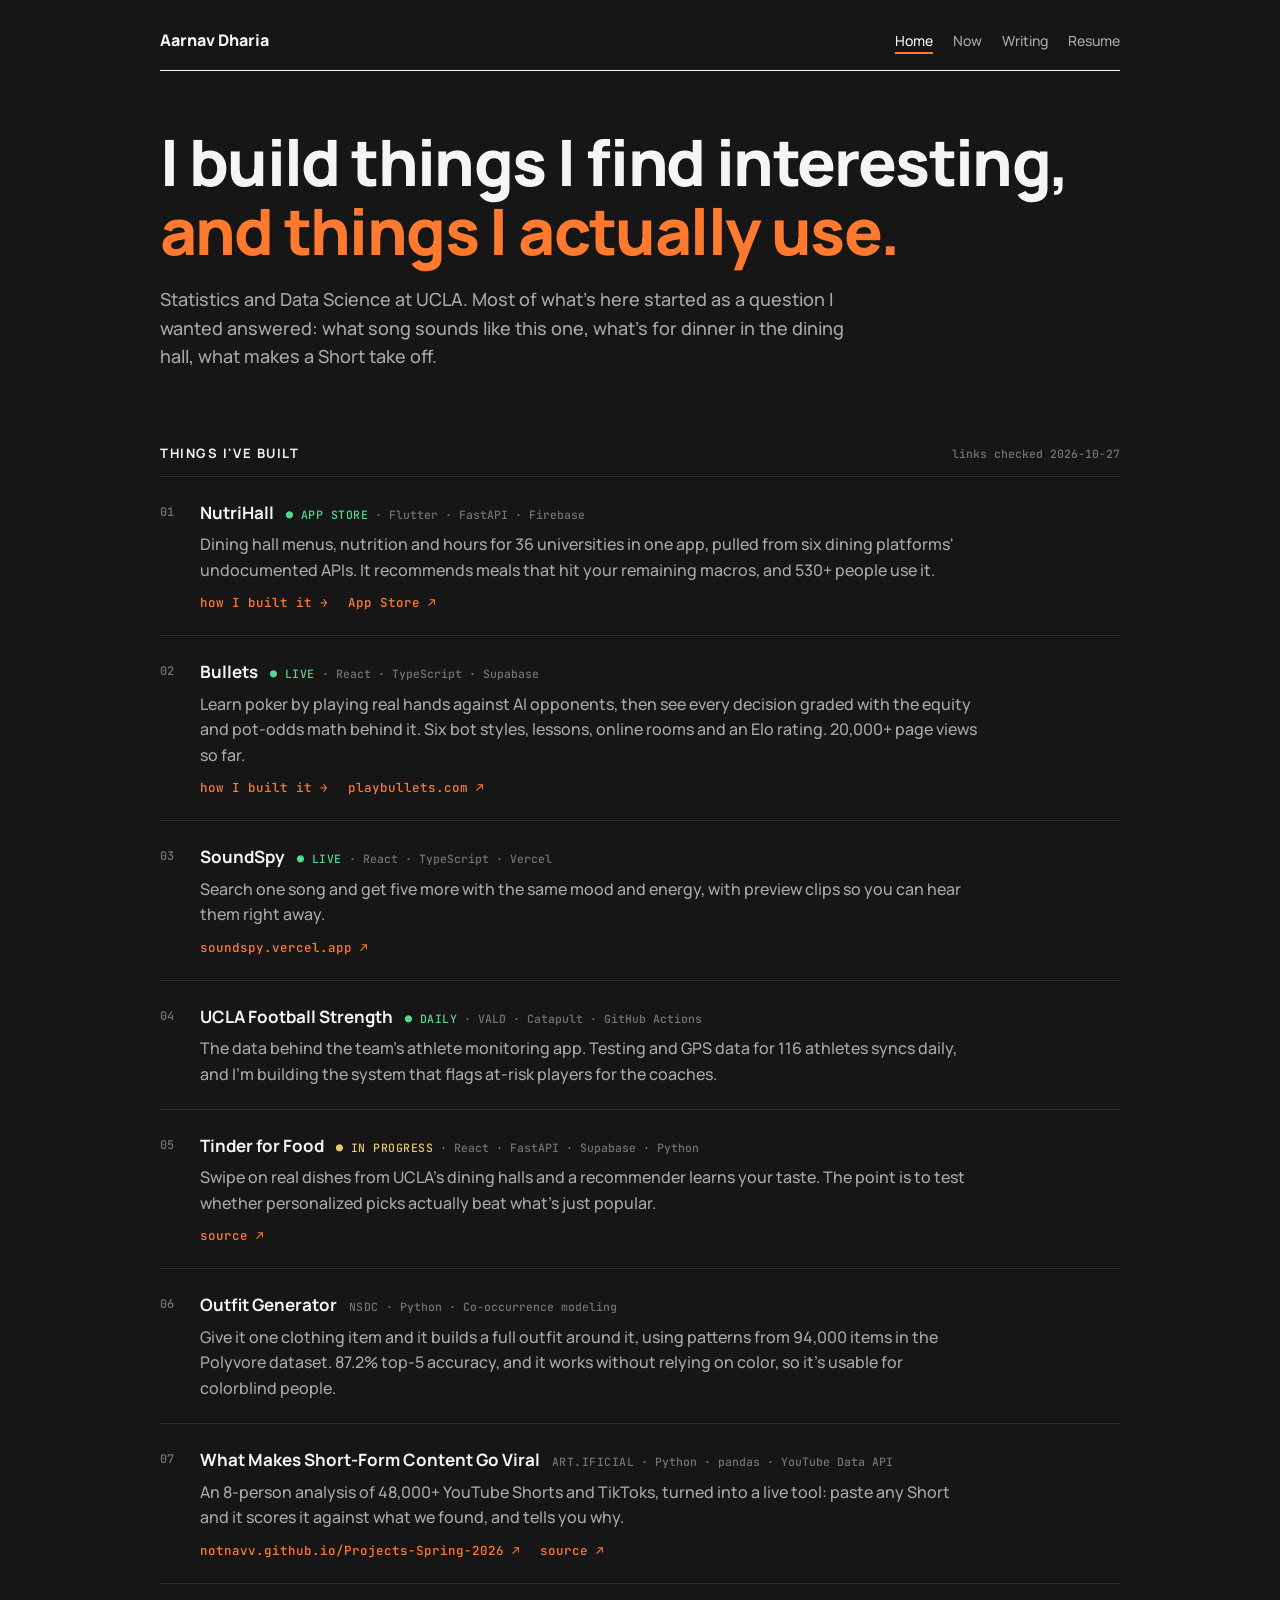
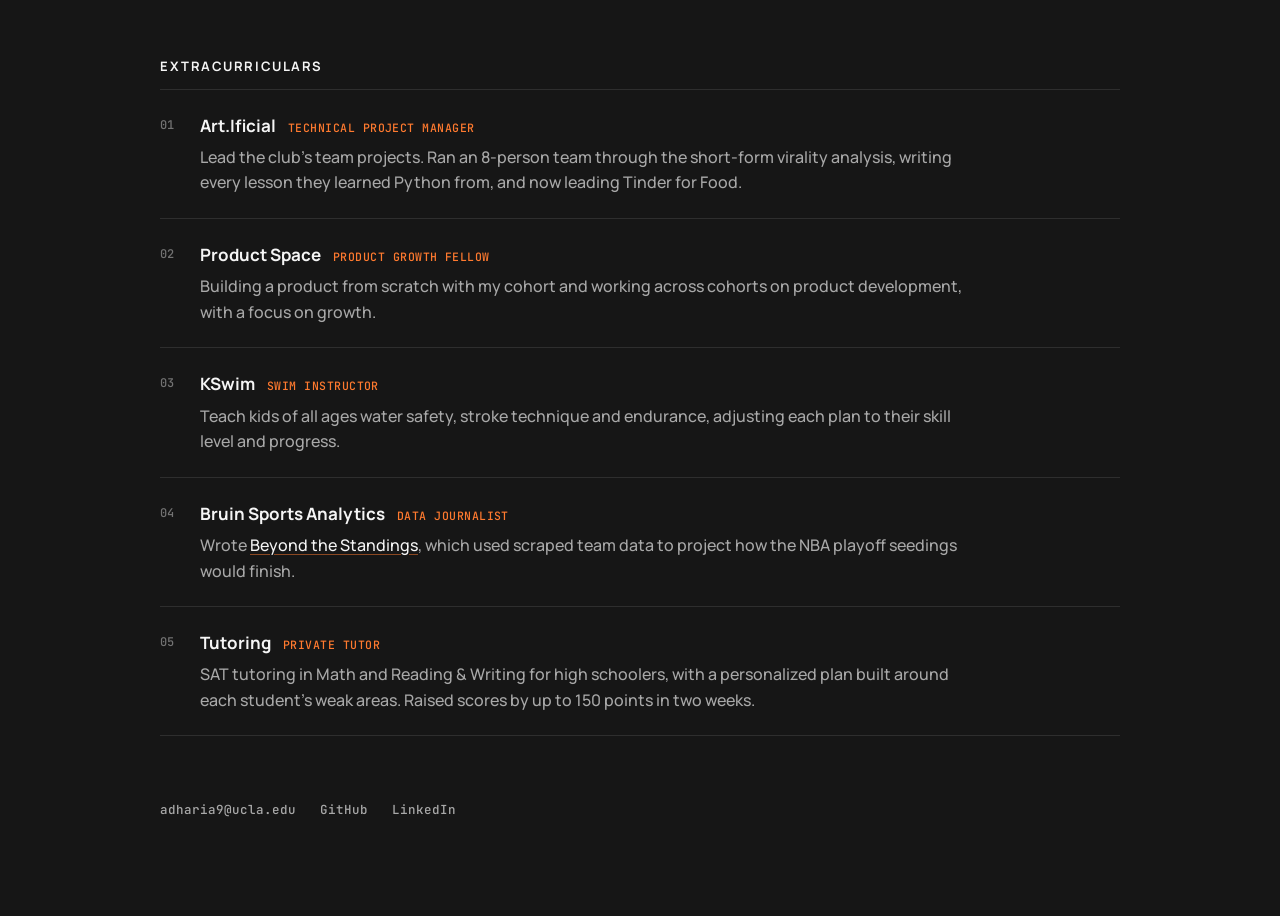
<file: index.html>
<!doctype html>
<html lang="en">
<head>
<meta charset="utf-8">
<meta name="viewport" content="width=device-width, initial-scale=1">
<title>Aarnav Dharia</title>
<meta name="description" content="Aarnav Dharia — Statistics and Data Science at UCLA. Things I've built because they interested me and helped someone.">
<meta name="theme-color" content="#161616">
<link rel="preconnect" href="https://fonts.googleapis.com">
<link rel="preconnect" href="https://fonts.gstatic.com" crossorigin>
<link href="https://fonts.googleapis.com/css2?family=Manrope:wght@400;500;600;700;800&family=JetBrains+Mono:wght@400;500&display=swap" rel="stylesheet">
<link rel="stylesheet" href="style.css">
</head>
<body>
<div class="wrap">

  <header>
    <a class="name" href="index.html">Aarnav Dharia</a>
    <nav>
      <a href="index.html" aria-current="page">Home</a>
      <a href="now.html">Now</a>
      <a href="writing.html">Writing</a>
      <a href="resume.html">Resume</a>
    </nav>
  </header>

  <div class="hero">
    <h1>I build things I find interesting, <span>and things I actually use.</span></h1>
    <p>Statistics and Data Science at UCLA. Most of what's here started as a question I wanted answered: what song sounds like this one, what's for dinner in the dining hall, what makes a Short take off.</p>
  </div>

  <section id="work">
  <div class="sec"><h2>Things I've built</h2><span>links checked 2026-10-27</span></div>

  <article class="item">
    <div class="num">01</div>
    <div>
      <div class="top"><h3><a href="nutrihall.html">NutriHall</a></h3><span class="meta"><span class="status live">App Store</span> · Flutter · FastAPI · Firebase</span></div>
      <p>Dining hall menus, nutrition and hours for 36 universities in one app, pulled from six dining platforms' undocumented APIs. It recommends meals that hit your remaining macros, and 530+ people use it.</p>
      <div class="links"><a href="nutrihall.html">how I built it →</a><a href="https://apps.apple.com/ng/app/nutrihall/id6760919610">App Store ↗</a></div>
    </div>
  </article>

  <article class="item">
    <div class="num">02</div>
    <div>
      <div class="top"><h3><a href="bullets.html">Bullets</a></h3><span class="meta"><span class="status live">Live</span> · React · TypeScript · Supabase</span></div>
      <p>Learn poker by playing real hands against AI opponents, then see every decision graded with the equity and pot-odds math behind it. Six bot styles, lessons, online rooms and an Elo rating. 20,000+ page views so far.</p>
      <div class="links"><a href="bullets.html">how I built it →</a><a href="https://www.playbullets.com">playbullets.com ↗</a></div>
    </div>
  </article>

  <article class="item">
    <div class="num">03</div>
    <div>
      <div class="top"><h3>SoundSpy</h3><span class="meta"><span class="status live">Live</span> · React · TypeScript · Vercel</span></div>
      <p>Search one song and get five more with the same mood and energy, with preview clips so you can hear them right away.</p>
      <div class="links"><a href="https://soundspy.vercel.app/">soundspy.vercel.app ↗</a></div>
    </div>
  </article>

  <article class="item">
    <div class="num">04</div>
    <div>
      <div class="top"><h3>UCLA Football Strength</h3><span class="meta"><span class="status live">Daily</span> · VALD · Catapult · GitHub Actions</span></div>
      <p>The data behind the team's athlete monitoring app. Testing and GPS data for 116 athletes syncs daily, and I'm building the system that flags at-risk players for the coaches.</p>
    </div>
  </article>

  <article class="item">
    <div class="num">05</div>
    <div>
      <div class="top"><h3>Tinder for Food</h3><span class="meta"><span class="status wip">In progress</span> · React · FastAPI · Supabase · Python</span></div>
      <p>Swipe on real dishes from UCLA's dining halls and a recommender learns your taste. The point is to test whether personalized picks actually beat what's just popular.</p>
      <div class="links"><a href="https://github.com/notnavv/Tinder-for-Food">source ↗</a></div>
    </div>
  </article>

  <article class="item">
    <div class="num">06</div>
    <div>
      <div class="top"><h3>Outfit Generator</h3><span class="meta"><span class="status">NSDC</span> · Python · Co-occurrence modeling</span></div>
      <p>Give it one clothing item and it builds a full outfit around it, using patterns from 94,000 items in the Polyvore dataset. 87.2% top-5 accuracy, and it works without relying on color, so it's usable for colorblind people.</p>
    </div>
  </article>

  <article class="item">
    <div class="num">07</div>
    <div>
      <div class="top"><h3>What Makes Short-Form Content Go Viral</h3><span class="meta"><span class="status">Art.Ificial</span> · Python · pandas · YouTube Data API</span></div>
      <p>An 8-person analysis of 48,000+ YouTube Shorts and TikToks, turned into a live tool: paste any Short and it scores it against what we found, and tells you why.</p>
      <div class="links"><a href="https://notnavv.github.io/Projects-Spring-2026/">notnavv.github.io/Projects-Spring-2026 ↗</a><a href="https://github.com/notnavv/Projects-Spring-2026">source ↗</a></div>
    </div>
  </article>

  </section>

  <section id="extracurriculars">
  <div class="sec"><h2>Extracurriculars</h2></div>

  <article class="item">
    <div class="num">01</div>
    <div>
      <div class="top"><h3>Art.Ificial</h3><span class="role">Technical Project Manager</span></div>
      <p>Lead the club's team projects. Ran an 8-person team through the short-form virality analysis, writing every lesson they learned Python from, and now leading Tinder for Food.</p>
    </div>
  </article>

  <article class="item">
    <div class="num">02</div>
    <div>
      <div class="top"><h3>Product Space</h3><span class="role">Product Growth Fellow</span></div>
      <p>Building a product from scratch with my cohort and working across cohorts on product development, with a focus on growth.</p>
    </div>
  </article>

  <article class="item">
    <div class="num">03</div>
    <div>
      <div class="top"><h3>KSwim</h3><span class="role">Swim Instructor</span></div>
      <p>Teach kids of all ages water safety, stroke technique and endurance, adjusting each plan to their skill level and progress.</p>
    </div>
  </article>

  <article class="item">
    <div class="num">04</div>
    <div>
      <div class="top"><h3>Bruin Sports Analytics</h3><span class="role">Data Journalist</span></div>
      <p>Wrote <a href="https://www.bruinsportsanalytics.org/journalism/beyond-the-standings-using-data-to-predict-the-nba-playoff-race">Beyond the Standings</a>, which used scraped team data to project how the NBA playoff seedings would finish.</p>
    </div>
  </article>

  <article class="item">
    <div class="num">05</div>
    <div>
      <div class="top"><h3>Tutoring</h3><span class="role">Private Tutor</span></div>
      <p>SAT tutoring in Math and Reading &amp; Writing for high schoolers, with a personalized plan built around each student's weak areas. Raised scores by up to 150 points in two weeks.</p>
    </div>
  </article>

  </section>

  <footer>
    <a href="mailto:adharia9@ucla.edu">adharia9@ucla.edu</a>
    <a href="https://github.com/notnavv">GitHub</a>
    <a href="https://www.linkedin.com/in/aarnavdharia">LinkedIn</a>
  </footer>

</div>
</body>
</html>
</file>
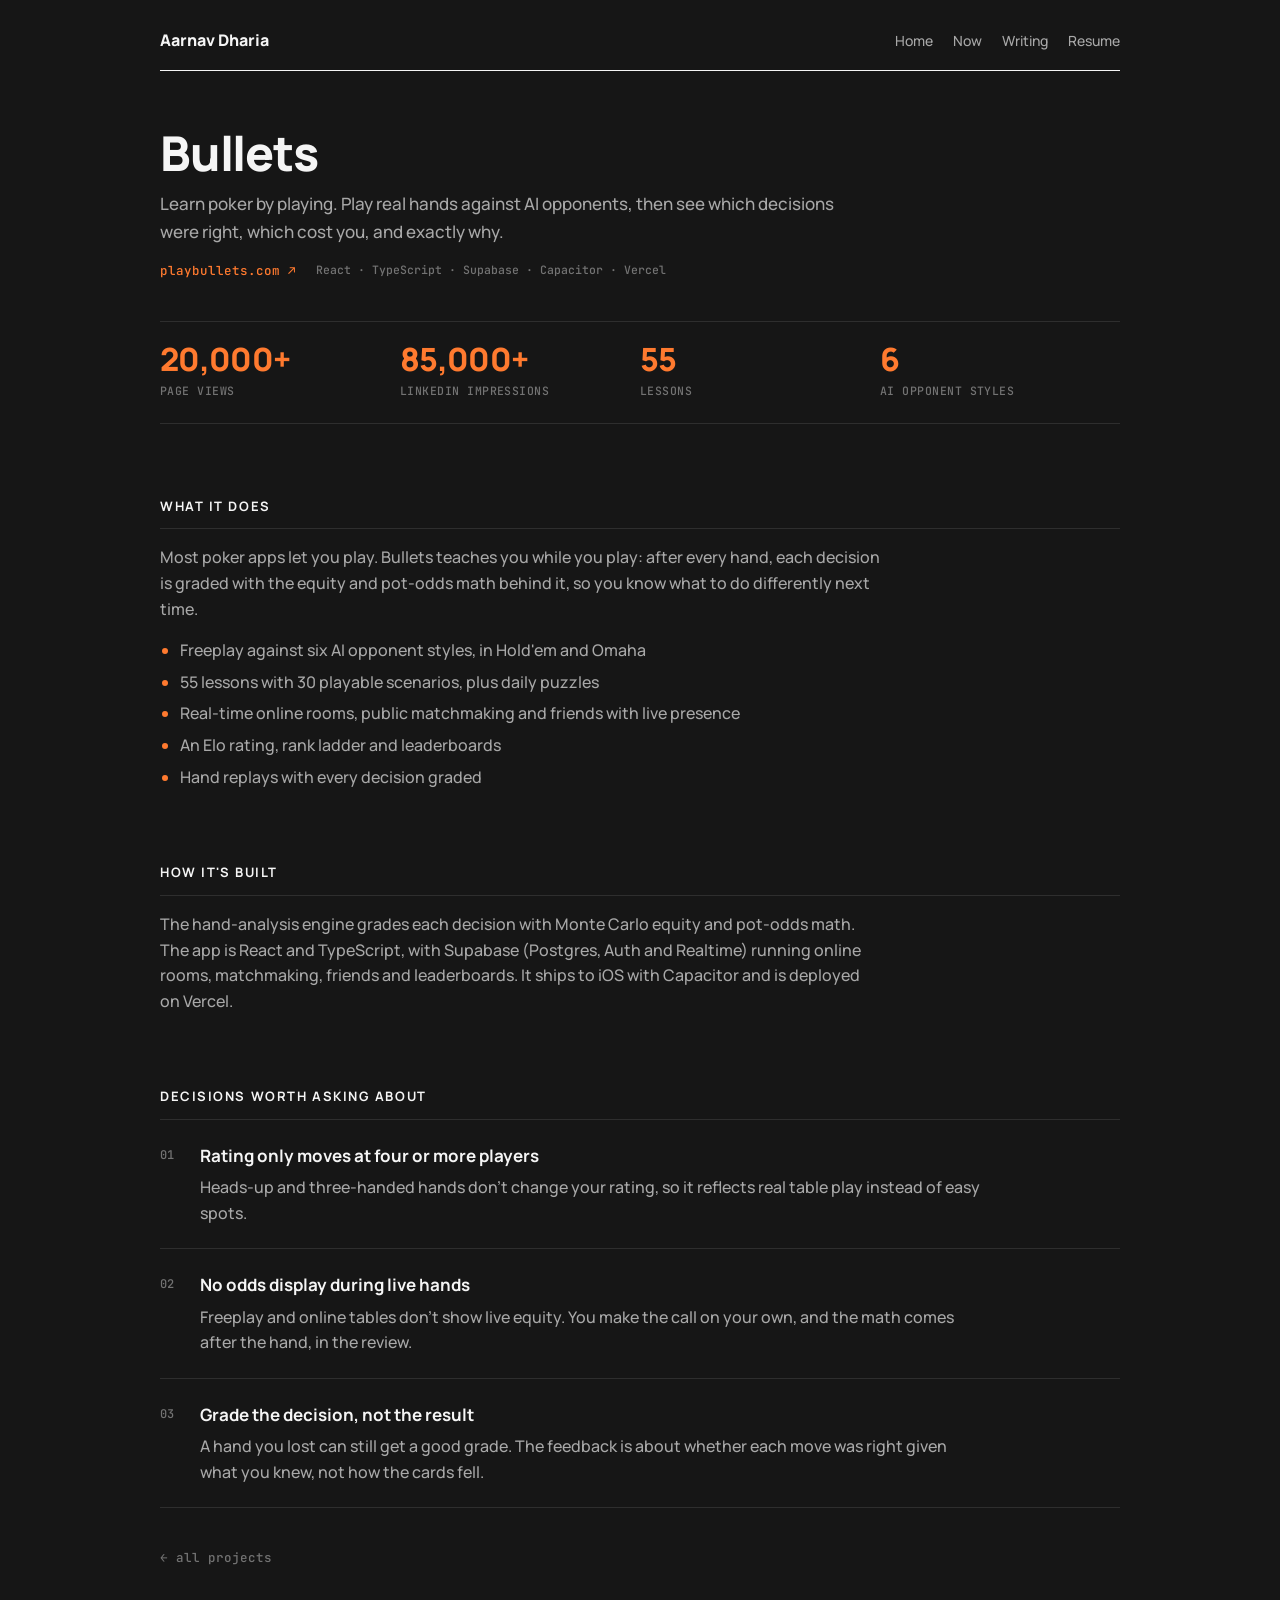
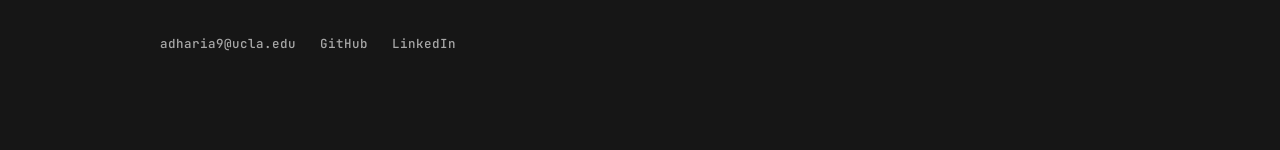
<file: bullets.html>
<!doctype html>
<html lang="en">
<head>
<meta charset="utf-8">
<meta name="viewport" content="width=device-width, initial-scale=1">
<title>Bullets · Aarnav Dharia</title>
<meta name="description" content="Aarnav Dharia — Statistics and Data Science at UCLA. Things I've built because they interested me and helped someone.">
<meta name="theme-color" content="#161616">
<link rel="preconnect" href="https://fonts.googleapis.com">
<link rel="preconnect" href="https://fonts.gstatic.com" crossorigin>
<link href="https://fonts.googleapis.com/css2?family=Manrope:wght@400;500;600;700;800&family=JetBrains+Mono:wght@400;500&display=swap" rel="stylesheet">
<link rel="stylesheet" href="style.css">
</head>
<body>
<div class="wrap">

  <header>
    <a class="name" href="index.html">Aarnav Dharia</a>
    <nav>
      <a href="index.html">Home</a>
      <a href="now.html">Now</a>
      <a href="writing.html">Writing</a>
      <a href="resume.html">Resume</a>
    </nav>
  </header>

  <div class="page-title">
    <h1>Bullets</h1>
    <p>Learn poker by playing. Play real hands against AI opponents, then see which decisions were right, which cost you, and exactly why.</p>
  </div>
  <div class="links"><a href="https://www.playbullets.com">playbullets.com ↗</a><span class="meta">React · TypeScript · Supabase · Capacitor · Vercel</span></div>

  <div class="stats">
    <div><strong>20,000+</strong><span>page views</span></div>
    <div><strong>85,000+</strong><span>LinkedIn impressions</span></div>
    <div><strong>55</strong><span>lessons</span></div>
    <div><strong>6</strong><span>AI opponent styles</span></div>
  </div>

  <section>
  <div class="sec"><h2>What it does</h2></div>
  <div class="prose">
    <p>Most poker apps let you play. Bullets teaches you while you play: after every hand, each decision is graded with the equity and pot-odds math behind it, so you know what to do differently next time.</p>
    <ul>
      <li>Freeplay against six AI opponent styles, in Hold'em and Omaha</li>
      <li>55 lessons with 30 playable scenarios, plus daily puzzles</li>
      <li>Real-time online rooms, public matchmaking and friends with live presence</li>
      <li>An Elo rating, rank ladder and leaderboards</li>
      <li>Hand replays with every decision graded</li>
    </ul>
  </div>
  </section>

  <section>
  <div class="sec"><h2>How it's built</h2></div>
  <div class="prose">
    <p>The hand-analysis engine grades each decision with Monte Carlo equity and pot-odds math. The app is React and TypeScript, with Supabase (Postgres, Auth and Realtime) running online rooms, matchmaking, friends and leaderboards. It ships to iOS with Capacitor and is deployed on Vercel.</p>
  </div>
  </section>

  <section>
  <div class="sec"><h2>Decisions worth asking about</h2></div>
  <article class="item">
    <div class="num">01</div>
    <div>
      <div class="top"><h3>Rating only moves at four or more players</h3></div>
      <p>Heads-up and three-handed hands don't change your rating, so it reflects real table play instead of easy spots.</p>
    </div>
  </article>

  <article class="item">
    <div class="num">02</div>
    <div>
      <div class="top"><h3>No odds display during live hands</h3></div>
      <p>Freeplay and online tables don't show live equity. You make the call on your own, and the math comes after the hand, in the review.</p>
    </div>
  </article>

  <article class="item">
    <div class="num">03</div>
    <div>
      <div class="top"><h3>Grade the decision, not the result</h3></div>
      <p>A hand you lost can still get a good grade. The feedback is about whether each move was right given what you knew, not how the cards fell.</p>
    </div>
  </article>

  </section>

  <a class="back" href="index.html">← all projects</a>

  <footer>
    <a href="mailto:adharia9@ucla.edu">adharia9@ucla.edu</a>
    <a href="https://github.com/notnavv">GitHub</a>
    <a href="https://www.linkedin.com/in/aarnavdharia">LinkedIn</a>
  </footer>

</div>
</body>
</html>
</file>
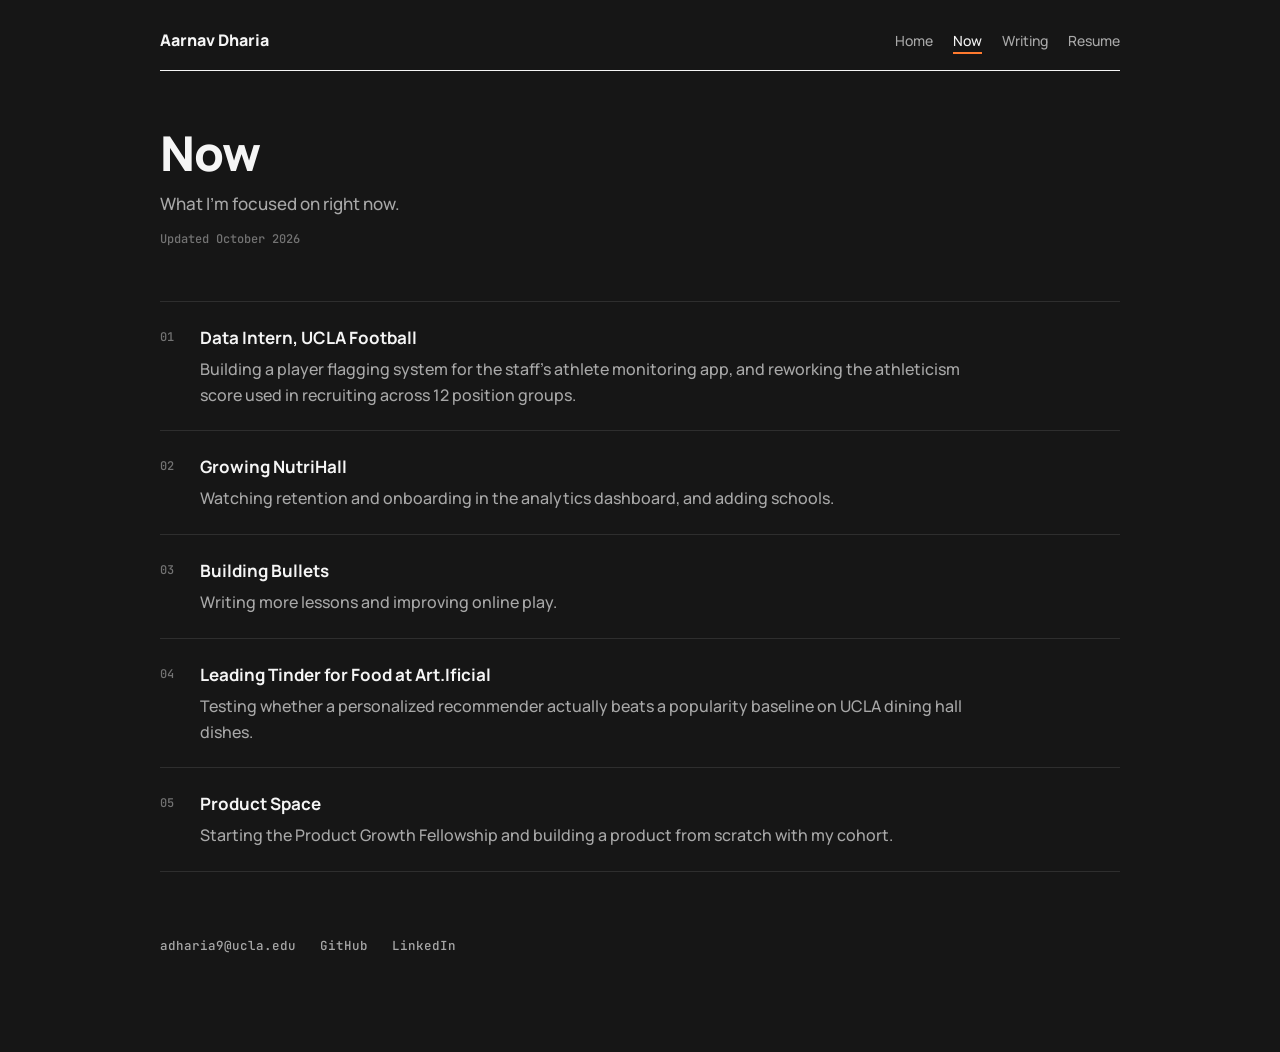
<file: now.html>
<!doctype html>
<html lang="en">
<head>
<meta charset="utf-8">
<meta name="viewport" content="width=device-width, initial-scale=1">
<title>Now · Aarnav Dharia</title>
<meta name="description" content="Aarnav Dharia — Statistics and Data Science at UCLA. Things I've built because they interested me and helped someone.">
<meta name="theme-color" content="#161616">
<link rel="preconnect" href="https://fonts.googleapis.com">
<link rel="preconnect" href="https://fonts.gstatic.com" crossorigin>
<link href="https://fonts.googleapis.com/css2?family=Manrope:wght@400;500;600;700;800&family=JetBrains+Mono:wght@400;500&display=swap" rel="stylesheet">
<link rel="stylesheet" href="style.css">
</head>
<body>
<div class="wrap">

  <header>
    <a class="name" href="index.html">Aarnav Dharia</a>
    <nav>
      <a href="index.html">Home</a>
      <a href="now.html" aria-current="page">Now</a>
      <a href="writing.html">Writing</a>
      <a href="resume.html">Resume</a>
    </nav>
  </header>

  <div class="page-title">
    <h1>Now</h1>
    <p>What I'm focused on right now.</p>
    <p class="updated">Updated October 2026</p>
  </div>

  <section>
  <div class="sec"></div>
  <article class="item">
    <div class="num">01</div>
    <div>
      <div class="top"><h3>Data Intern, UCLA Football</h3></div>
      <p>Building a player flagging system for the staff's athlete monitoring app, and reworking the athleticism score used in recruiting across 12 position groups.</p>
    </div>
  </article>

  <article class="item">
    <div class="num">02</div>
    <div>
      <div class="top"><h3>Growing NutriHall</h3></div>
      <p>Watching retention and onboarding in the analytics dashboard, and adding schools.</p>
    </div>
  </article>

  <article class="item">
    <div class="num">03</div>
    <div>
      <div class="top"><h3>Building Bullets</h3></div>
      <p>Writing more lessons and improving online play.</p>
    </div>
  </article>

  <article class="item">
    <div class="num">04</div>
    <div>
      <div class="top"><h3>Leading Tinder for Food at Art.Ificial</h3></div>
      <p>Testing whether a personalized recommender actually beats a popularity baseline on UCLA dining hall dishes.</p>
    </div>
  </article>

  <article class="item">
    <div class="num">05</div>
    <div>
      <div class="top"><h3>Product Space</h3></div>
      <p>Starting the Product Growth Fellowship and building a product from scratch with my cohort.</p>
    </div>
  </article>

  </section>

  <footer>
    <a href="mailto:adharia9@ucla.edu">adharia9@ucla.edu</a>
    <a href="https://github.com/notnavv">GitHub</a>
    <a href="https://www.linkedin.com/in/aarnavdharia">LinkedIn</a>
  </footer>

</div>
</body>
</html>
</file>
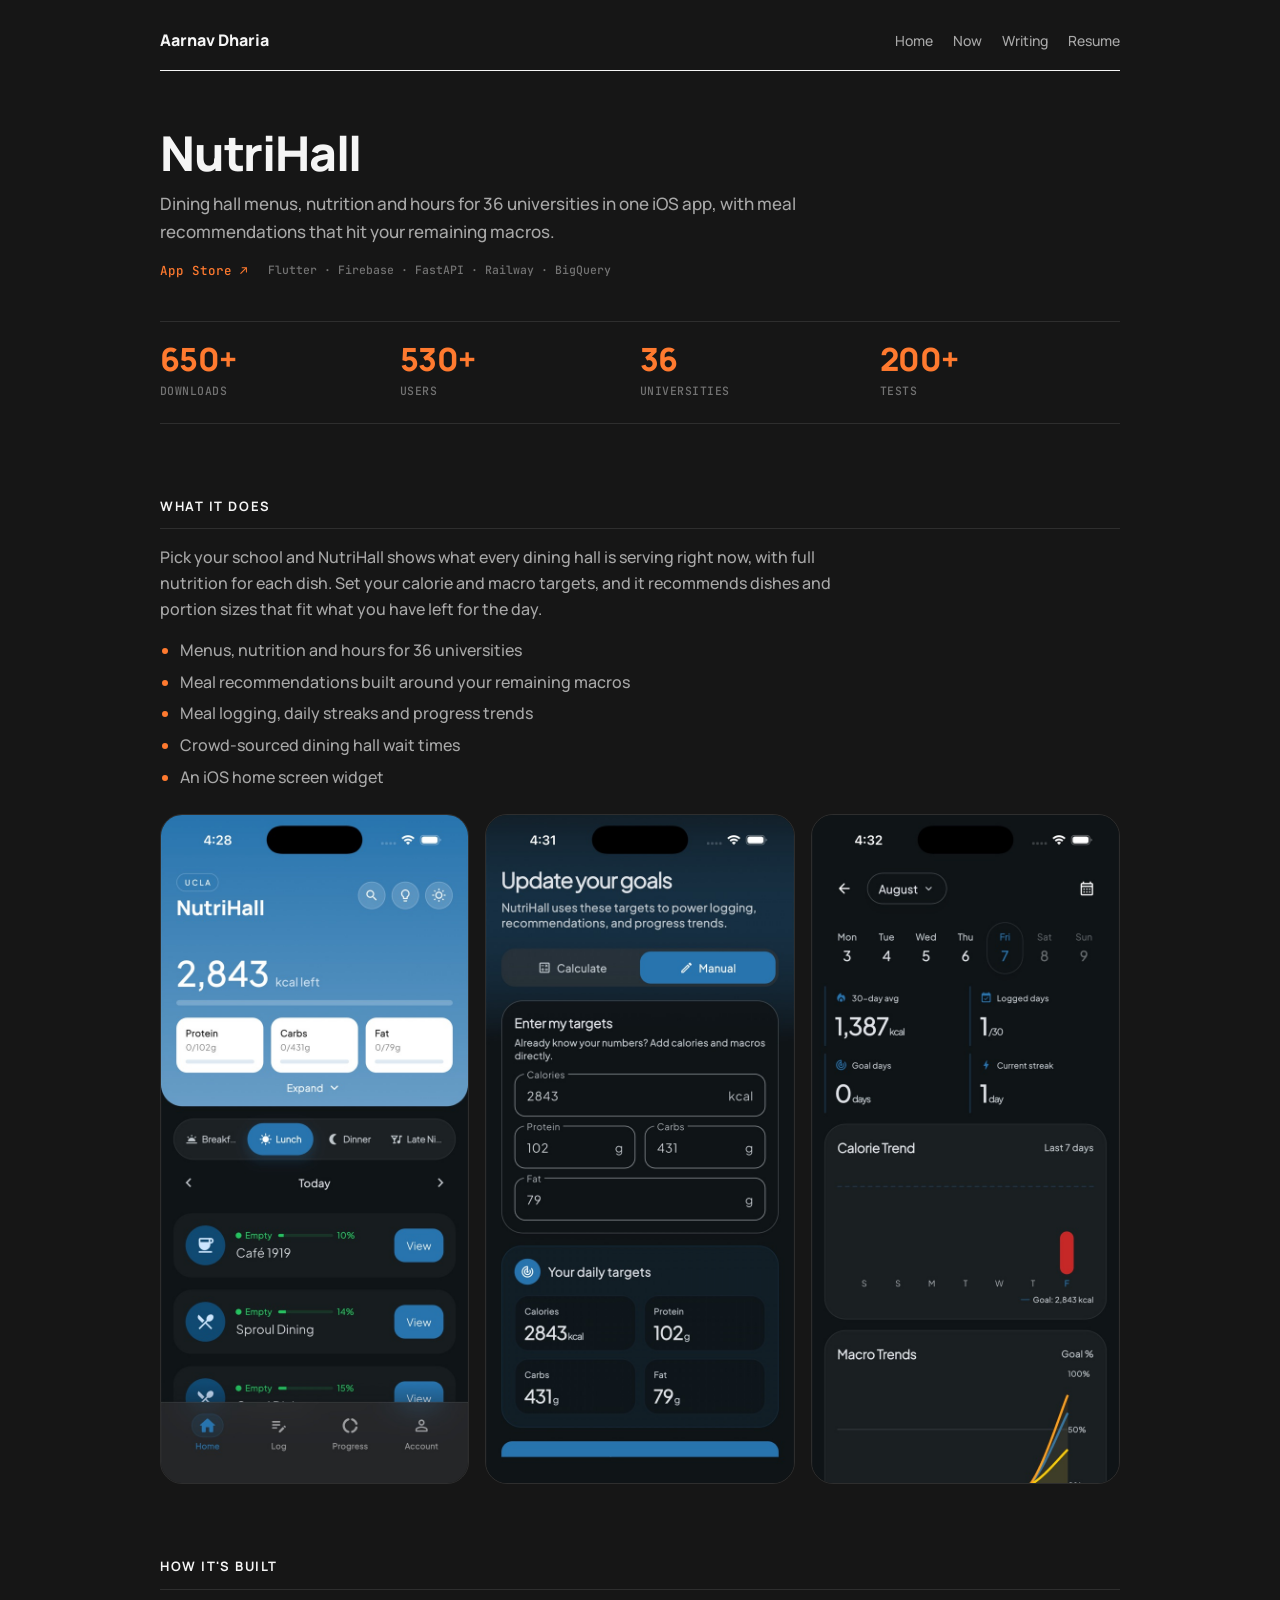
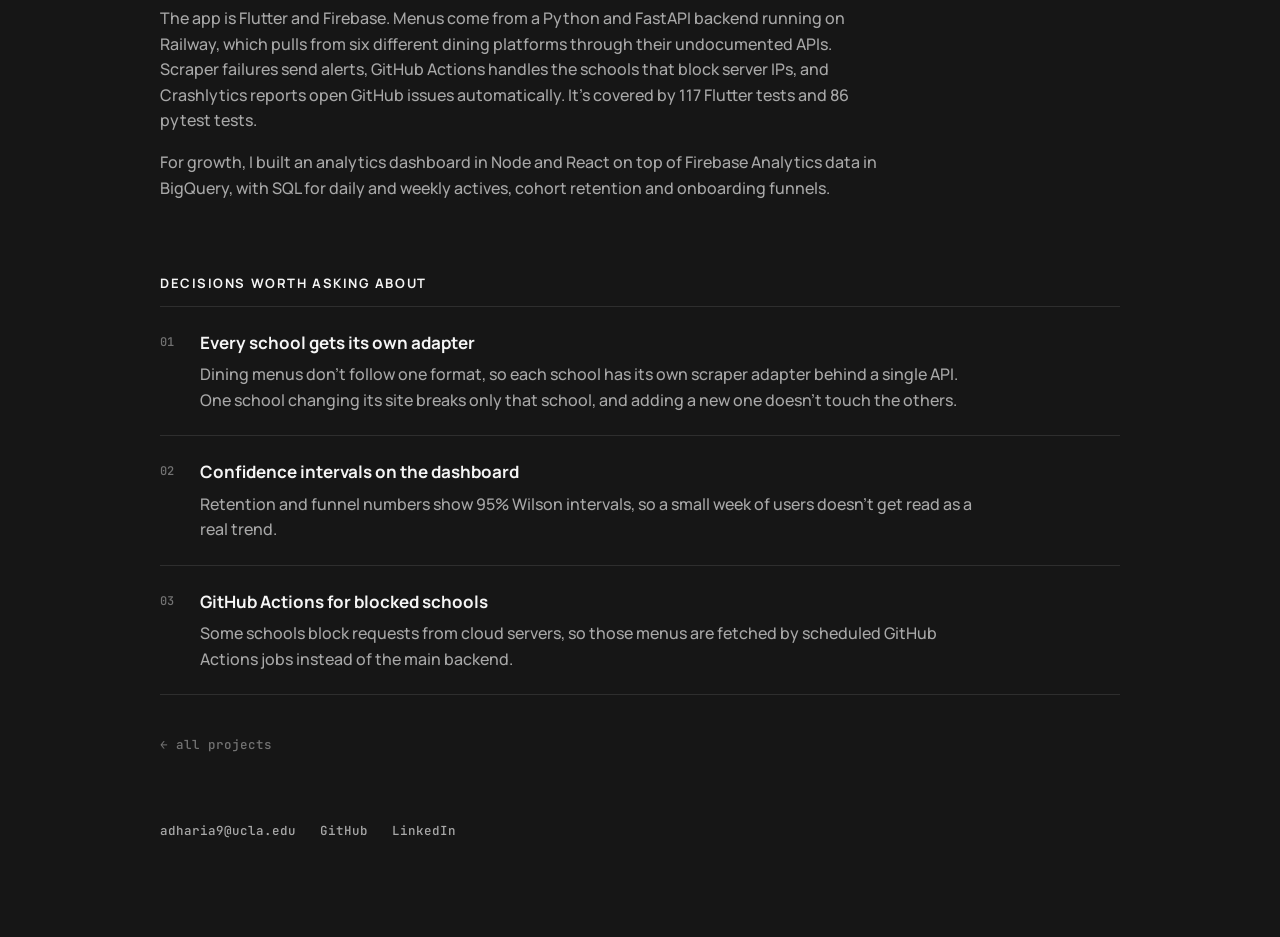
<file: nutrihall.html>
<!doctype html>
<html lang="en">
<head>
<meta charset="utf-8">
<meta name="viewport" content="width=device-width, initial-scale=1">
<title>NutriHall · Aarnav Dharia</title>
<meta name="description" content="Aarnav Dharia — Statistics and Data Science at UCLA. Things I've built because they interested me and helped someone.">
<meta name="theme-color" content="#161616">
<link rel="preconnect" href="https://fonts.googleapis.com">
<link rel="preconnect" href="https://fonts.gstatic.com" crossorigin>
<link href="https://fonts.googleapis.com/css2?family=Manrope:wght@400;500;600;700;800&family=JetBrains+Mono:wght@400;500&display=swap" rel="stylesheet">
<link rel="stylesheet" href="style.css">
</head>
<body>
<div class="wrap">

  <header>
    <a class="name" href="index.html">Aarnav Dharia</a>
    <nav>
      <a href="index.html">Home</a>
      <a href="now.html">Now</a>
      <a href="writing.html">Writing</a>
      <a href="resume.html">Resume</a>
    </nav>
  </header>

  <div class="page-title">
    <h1>NutriHall</h1>
    <p>Dining hall menus, nutrition and hours for 36 universities in one iOS app, with meal recommendations that hit your remaining macros.</p>
  </div>
  <div class="links"><a href="https://apps.apple.com/ng/app/nutrihall/id6760919610">App Store ↗</a><span class="meta">Flutter · Firebase · FastAPI · Railway · BigQuery</span></div>

  <div class="stats">
    <div><strong>650+</strong><span>downloads</span></div>
    <div><strong>530+</strong><span>users</span></div>
    <div><strong>36</strong><span>universities</span></div>
    <div><strong>200+</strong><span>tests</span></div>
  </div>

  <section>
  <div class="sec"><h2>What it does</h2></div>
  <div class="prose">
    <p>Pick your school and NutriHall shows what every dining hall is serving right now, with full nutrition for each dish. Set your calorie and macro targets, and it recommends dishes and portion sizes that fit what you have left for the day.</p>
    <ul>
      <li>Menus, nutrition and hours for 36 universities</li>
      <li>Meal recommendations built around your remaining macros</li>
      <li>Meal logging, daily streaks and progress trends</li>
      <li>Crowd-sourced dining hall wait times</li>
      <li>An iOS home screen widget</li>
    </ul>
  </div>
  <div class="shots">
    <img src="images/nutrihall-1.jpg" alt="NutriHall home screen showing calories left, macro targets and UCLA dining halls" loading="lazy">
    <img src="images/nutrihall-2.jpg" alt="NutriHall goals screen for setting calorie and macro targets" loading="lazy">
    <img src="images/nutrihall-3.jpg" alt="NutriHall progress screen with calorie and macro trends" loading="lazy">
  </div>
  </section>

  <section>
  <div class="sec"><h2>How it's built</h2></div>
  <div class="prose">
    <p>The app is Flutter and Firebase. Menus come from a Python and FastAPI backend running on Railway, which pulls from six different dining platforms through their undocumented APIs. Scraper failures send alerts, GitHub Actions handles the schools that block server IPs, and Crashlytics reports open GitHub issues automatically. It's covered by 117 Flutter tests and 86 pytest tests.</p>
    <p>For growth, I built an analytics dashboard in Node and React on top of Firebase Analytics data in BigQuery, with SQL for daily and weekly actives, cohort retention and onboarding funnels.</p>
  </div>
  </section>

  <section>
  <div class="sec"><h2>Decisions worth asking about</h2></div>
  <article class="item">
    <div class="num">01</div>
    <div>
      <div class="top"><h3>Every school gets its own adapter</h3></div>
      <p>Dining menus don't follow one format, so each school has its own scraper adapter behind a single API. One school changing its site breaks only that school, and adding a new one doesn't touch the others.</p>
    </div>
  </article>

  <article class="item">
    <div class="num">02</div>
    <div>
      <div class="top"><h3>Confidence intervals on the dashboard</h3></div>
      <p>Retention and funnel numbers show 95% Wilson intervals, so a small week of users doesn't get read as a real trend.</p>
    </div>
  </article>

  <article class="item">
    <div class="num">03</div>
    <div>
      <div class="top"><h3>GitHub Actions for blocked schools</h3></div>
      <p>Some schools block requests from cloud servers, so those menus are fetched by scheduled GitHub Actions jobs instead of the main backend.</p>
    </div>
  </article>

  </section>

  <a class="back" href="index.html">← all projects</a>

  <footer>
    <a href="mailto:adharia9@ucla.edu">adharia9@ucla.edu</a>
    <a href="https://github.com/notnavv">GitHub</a>
    <a href="https://www.linkedin.com/in/aarnavdharia">LinkedIn</a>
  </footer>

</div>
</body>
</html>
</file>
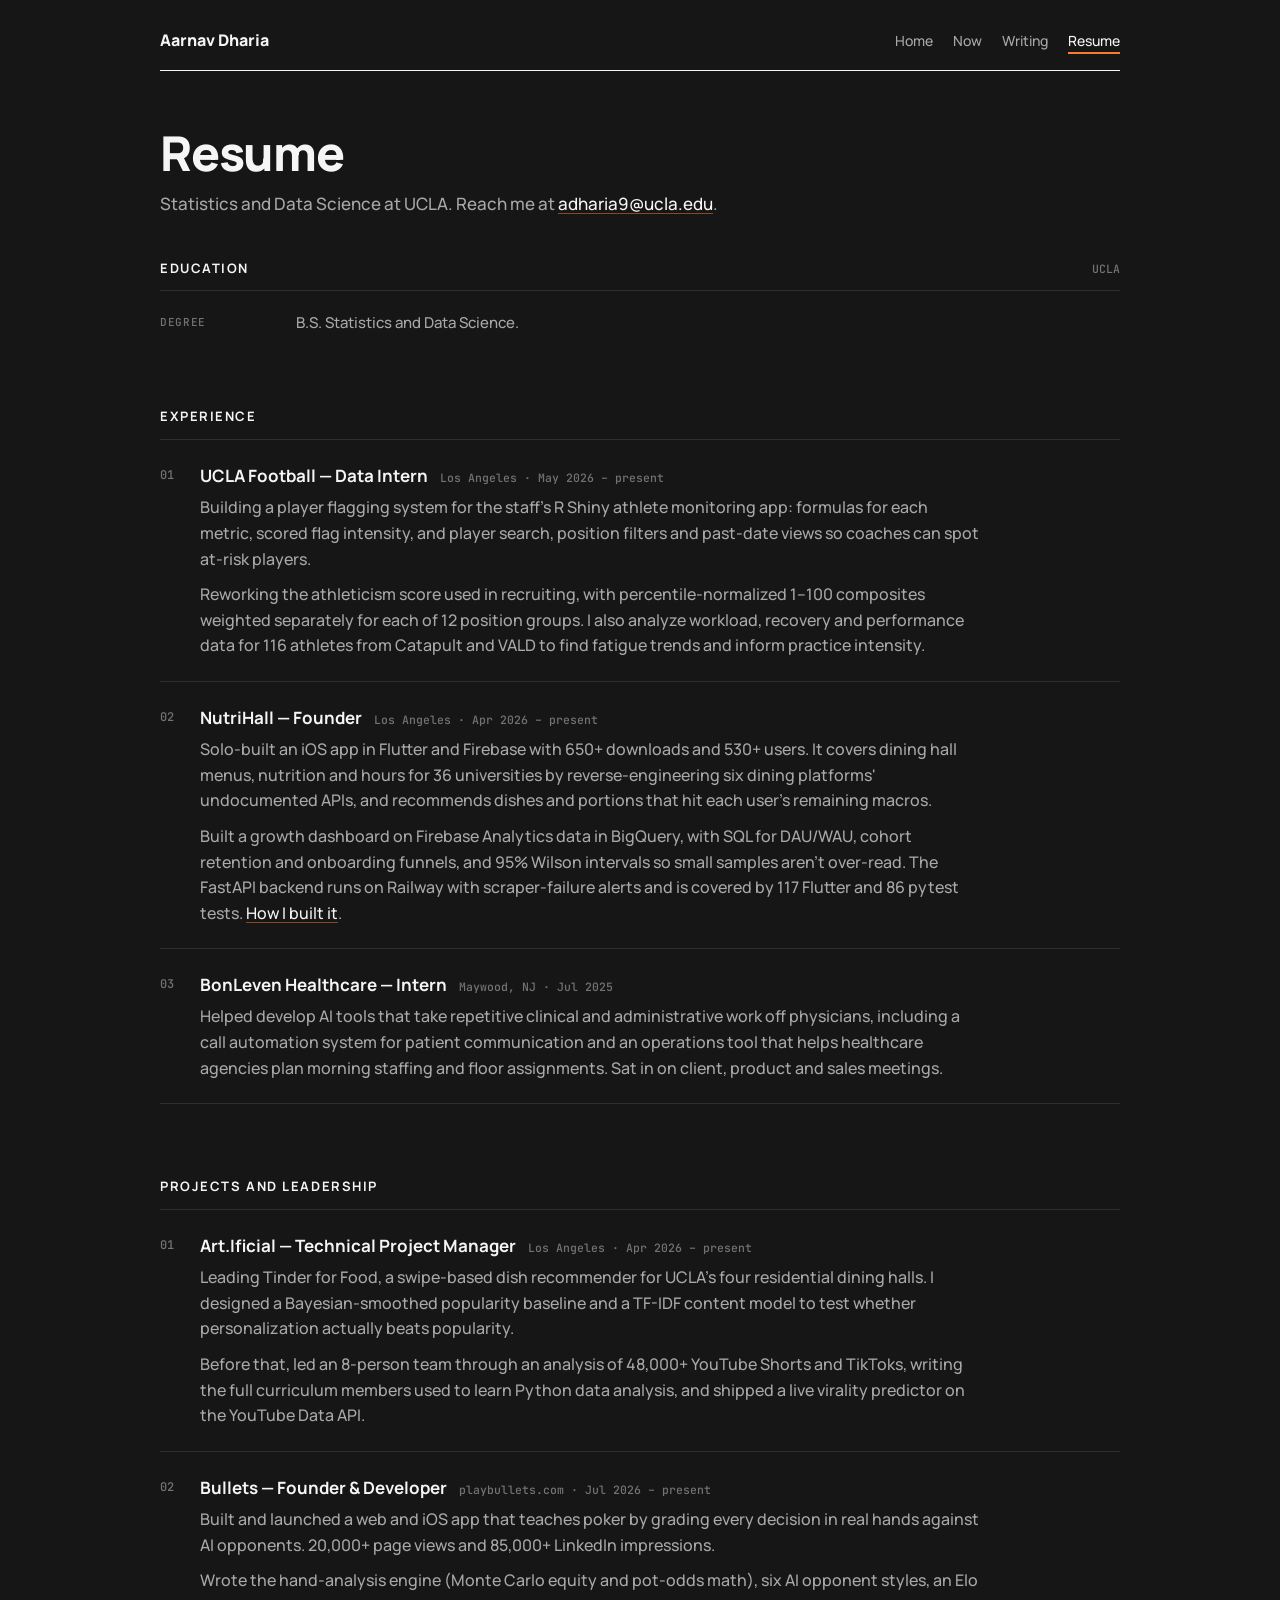
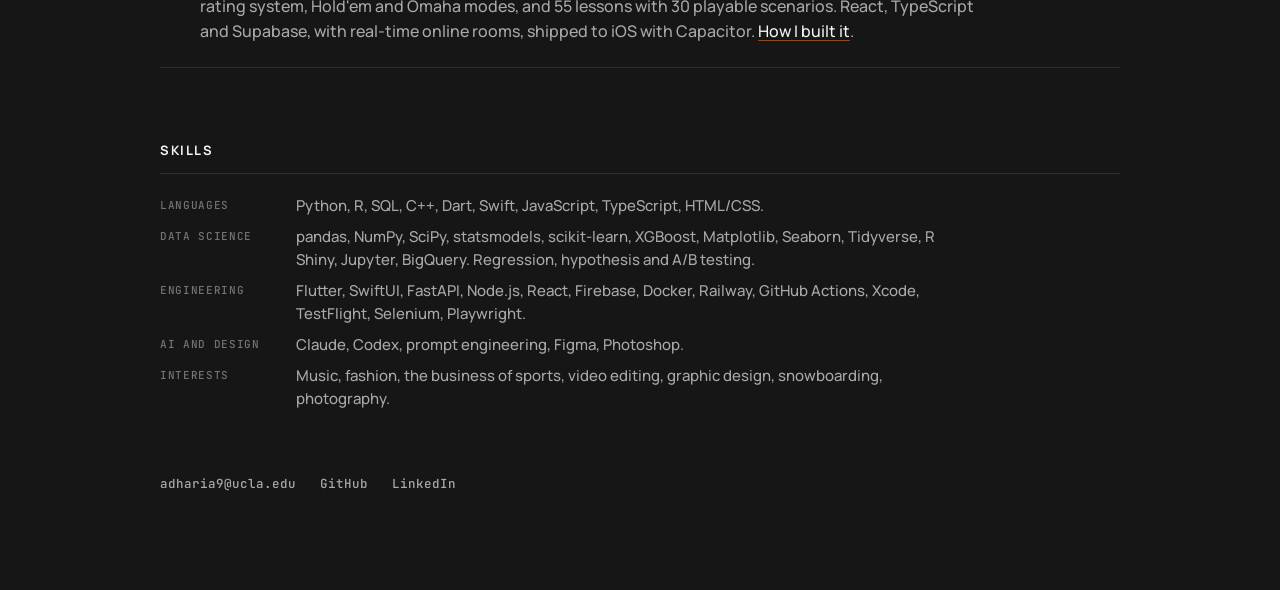
<file: resume.html>
<!doctype html>
<html lang="en">
<head>
<meta charset="utf-8">
<meta name="viewport" content="width=device-width, initial-scale=1">
<title>Resume · Aarnav Dharia</title>
<meta name="description" content="Aarnav Dharia — Statistics and Data Science at UCLA. Things I've built because they interested me and helped someone.">
<meta name="theme-color" content="#161616">
<link rel="preconnect" href="https://fonts.googleapis.com">
<link rel="preconnect" href="https://fonts.gstatic.com" crossorigin>
<link href="https://fonts.googleapis.com/css2?family=Manrope:wght@400;500;600;700;800&family=JetBrains+Mono:wght@400;500&display=swap" rel="stylesheet">
<link rel="stylesheet" href="style.css">
</head>
<body>
<div class="wrap">

  <header>
    <a class="name" href="index.html">Aarnav Dharia</a>
    <nav>
      <a href="index.html">Home</a>
      <a href="now.html">Now</a>
      <a href="writing.html">Writing</a>
      <a href="resume.html" aria-current="page">Resume</a>
    </nav>
  </header>

  <div class="page-title">
    <h1>Resume</h1>
    <p>Statistics and Data Science at UCLA. Reach me at <a class="inline" href="mailto:adharia9@ucla.edu">adharia9@ucla.edu</a>.</p>
  </div>

  <section>
  <div class="sec"><h2>Education</h2><span>UCLA</span></div>
  <dl class="wide">
    <dt>Degree</dt><dd>B.S. Statistics and Data Science.</dd>
  </dl>
  </section>

  <section>
  <div class="sec"><h2>Experience</h2></div>
  <article class="item">
    <div class="num">01</div>
    <div>
      <div class="top"><h3>UCLA Football — Data Intern</h3><span class="meta">Los Angeles · May 2026 – present</span></div>
      <p>Building a player flagging system for the staff's R Shiny athlete monitoring app: formulas for each metric, scored flag intensity, and player search, position filters and past-date views so coaches can spot at-risk players.</p>
      <p>Reworking the athleticism score used in recruiting, with percentile-normalized 1–100 composites weighted separately for each of 12 position groups. I also analyze workload, recovery and performance data for 116 athletes from Catapult and VALD to find fatigue trends and inform practice intensity.</p>
    </div>
  </article>
  <article class="item">
    <div class="num">02</div>
    <div>
      <div class="top"><h3>NutriHall — Founder</h3><span class="meta">Los Angeles · Apr 2026 – present</span></div>
      <p>Solo-built an iOS app in Flutter and Firebase with 650+ downloads and 530+ users. It covers dining hall menus, nutrition and hours for 36 universities by reverse-engineering six dining platforms' undocumented APIs, and recommends dishes and portions that hit each user's remaining macros.</p>
      <p>Built a growth dashboard on Firebase Analytics data in BigQuery, with SQL for DAU/WAU, cohort retention and onboarding funnels, and 95% Wilson intervals so small samples aren't over-read. The FastAPI backend runs on Railway with scraper-failure alerts and is covered by 117 Flutter and 86 pytest tests. <a class="inline" href="nutrihall.html">How I built it</a>.</p>
    </div>
  </article>
  <article class="item">
    <div class="num">03</div>
    <div>
      <div class="top"><h3>BonLeven Healthcare — Intern</h3><span class="meta">Maywood, NJ · Jul 2025</span></div>
      <p>Helped develop AI tools that take repetitive clinical and administrative work off physicians, including a call automation system for patient communication and an operations tool that helps healthcare agencies plan morning staffing and floor assignments. Sat in on client, product and sales meetings.</p>
    </div>
  </article>
  </section>

  <section>
  <div class="sec"><h2>Projects and leadership</h2></div>
  <article class="item">
    <div class="num">01</div>
    <div>
      <div class="top"><h3>Art.Ificial — Technical Project Manager</h3><span class="meta">Los Angeles · Apr 2026 – present</span></div>
      <p>Leading Tinder for Food, a swipe-based dish recommender for UCLA's four residential dining halls. I designed a Bayesian-smoothed popularity baseline and a TF-IDF content model to test whether personalization actually beats popularity.</p>
      <p>Before that, led an 8-person team through an analysis of 48,000+ YouTube Shorts and TikToks, writing the full curriculum members used to learn Python data analysis, and shipped a live virality predictor on the YouTube Data API.</p>
    </div>
  </article>
  <article class="item">
    <div class="num">02</div>
    <div>
      <div class="top"><h3>Bullets — Founder & Developer</h3><span class="meta">playbullets.com · Jul 2026 – present</span></div>
      <p>Built and launched a web and iOS app that teaches poker by grading every decision in real hands against AI opponents. 20,000+ page views and 85,000+ LinkedIn impressions.</p>
      <p>Wrote the hand-analysis engine (Monte Carlo equity and pot-odds math), six AI opponent styles, an Elo rating system, Hold'em and Omaha modes, and 55 lessons with 30 playable scenarios. React, TypeScript and Supabase, with real-time online rooms, shipped to iOS with Capacitor. <a class="inline" href="bullets.html">How I built it</a>.</p>
    </div>
  </article>
  </section>

  <section>
  <div class="sec"><h2>Skills</h2></div>
  <dl class="wide">
    <dt>Languages</dt><dd>Python, R, SQL, C++, Dart, Swift, JavaScript, TypeScript, HTML/CSS.</dd>
    <dt>Data science</dt><dd>pandas, NumPy, SciPy, statsmodels, scikit-learn, XGBoost, Matplotlib, Seaborn, Tidyverse, R Shiny, Jupyter, BigQuery. Regression, hypothesis and A/B testing.</dd>
    <dt>Engineering</dt><dd>Flutter, SwiftUI, FastAPI, Node.js, React, Firebase, Docker, Railway, GitHub Actions, Xcode, TestFlight, Selenium, Playwright.</dd>
    <dt>AI and design</dt><dd>Claude, Codex, prompt engineering, Figma, Photoshop.</dd>
    <dt>Interests</dt><dd>Music, fashion, the business of sports, video editing, graphic design, snowboarding, photography.</dd>
  </dl>
  </section>

  <footer>
    <a href="mailto:adharia9@ucla.edu">adharia9@ucla.edu</a>
    <a href="https://github.com/notnavv">GitHub</a>
    <a href="https://www.linkedin.com/in/aarnavdharia">LinkedIn</a>
  </footer>

</div>
</body>
</html>
</file>
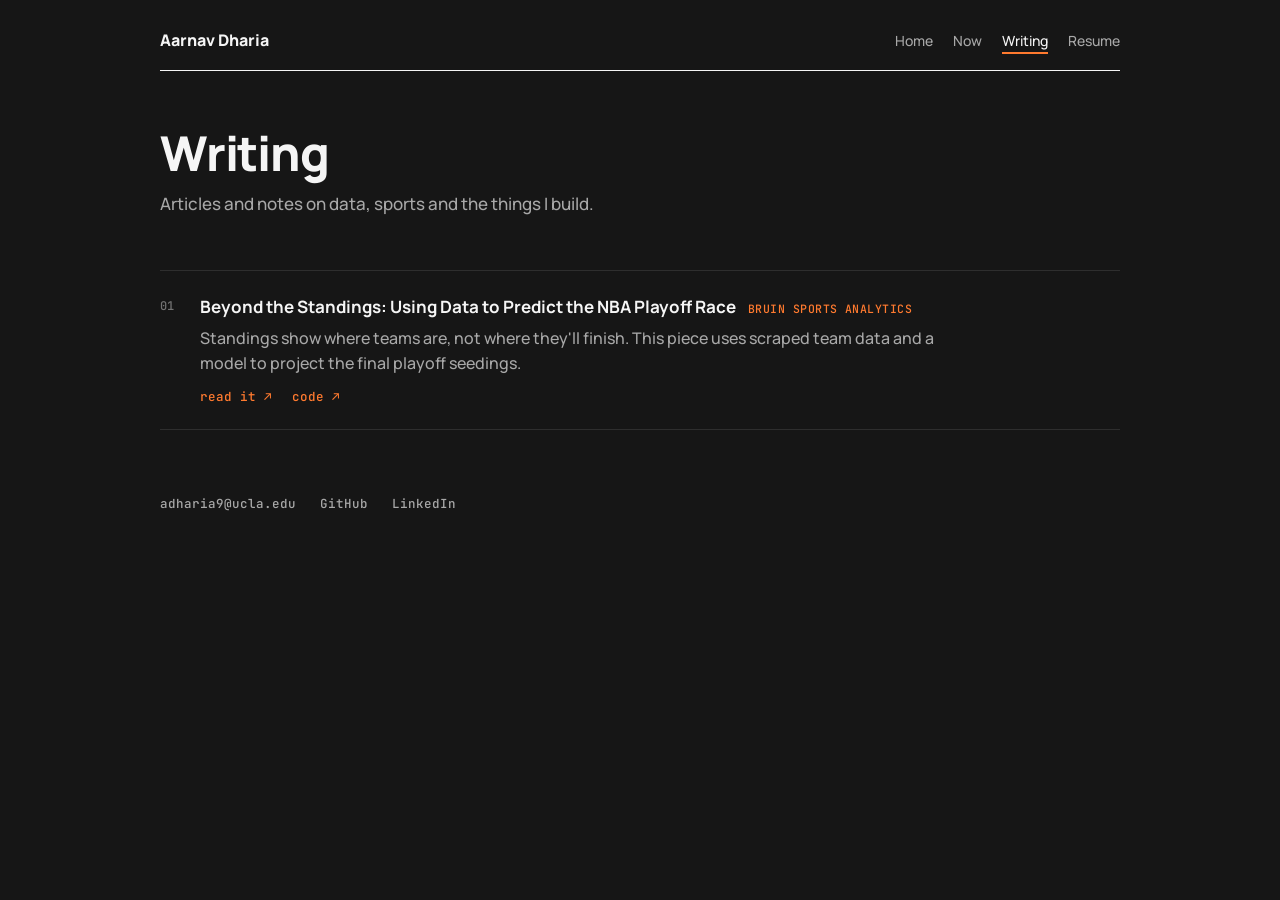
<file: writing.html>
<!doctype html>
<html lang="en">
<head>
<meta charset="utf-8">
<meta name="viewport" content="width=device-width, initial-scale=1">
<title>Writing · Aarnav Dharia</title>
<meta name="description" content="Aarnav Dharia — Statistics and Data Science at UCLA. Things I've built because they interested me and helped someone.">
<meta name="theme-color" content="#161616">
<link rel="preconnect" href="https://fonts.googleapis.com">
<link rel="preconnect" href="https://fonts.gstatic.com" crossorigin>
<link href="https://fonts.googleapis.com/css2?family=Manrope:wght@400;500;600;700;800&family=JetBrains+Mono:wght@400;500&display=swap" rel="stylesheet">
<link rel="stylesheet" href="style.css">
</head>
<body>
<div class="wrap">

  <header>
    <a class="name" href="index.html">Aarnav Dharia</a>
    <nav>
      <a href="index.html">Home</a>
      <a href="now.html">Now</a>
      <a href="writing.html" aria-current="page">Writing</a>
      <a href="resume.html">Resume</a>
    </nav>
  </header>

  <div class="page-title">
    <h1>Writing</h1>
    <p>Articles and notes on data, sports and the things I build.</p>
  </div>

  <section>
  <div class="sec"></div>
  <article class="item">
    <div class="num">01</div>
    <div>
      <div class="top"><h3>Beyond the Standings: Using Data to Predict the NBA Playoff Race</h3><span class="role">Bruin Sports Analytics</span></div>
      <p>Standings show where teams are, not where they'll finish. This piece uses scraped team data and a model to project the final playoff seedings.</p>
      <div class="links"><a href="https://www.bruinsportsanalytics.org/journalism/beyond-the-standings-using-data-to-predict-the-nba-playoff-race">read it ↗</a><a href="https://github.com/notnavv/BSA-Data-Journalism">code ↗</a></div>
    </div>
  </article>
  </section>

  <footer>
    <a href="mailto:adharia9@ucla.edu">adharia9@ucla.edu</a>
    <a href="https://github.com/notnavv">GitHub</a>
    <a href="https://www.linkedin.com/in/aarnavdharia">LinkedIn</a>
  </footer>

</div>
</body>
</html>
</file>
<file: style.css>
:root {
    --bg: #161616;
    --line: rgba(255, 255, 255, .1);
    --text: #f5f5f5;
    --muted: #a8a8a8;
    --faint: #737373;
    --accent: #ff7a2f;
    --yellow: #e8c968;
    --green: #57d68f;
    --mono: "JetBrains Mono", ui-monospace, monospace;
  }

  * { box-sizing: border-box; }
  html { -webkit-text-size-adjust: 100%; scroll-behavior: smooth; }
  body { margin: 0; background: var(--bg); color: var(--text); font: 500 16px/1.6 "Manrope", system-ui, sans-serif; }
  ::selection { background: var(--accent); color: var(--bg); }
  a { color: inherit; text-decoration: none; }
  .wrap { max-width: 1040px; margin: 0 auto; padding: 0 16px 80px; }

  header { display: flex; justify-content: space-between; align-items: center; padding: 28px 0 16px; border-bottom: 1px solid var(--text); }
  .name { font-weight: 800; }
  nav { display: flex; gap: 20px; font-size: 14px; color: var(--muted); }
  nav a:hover { color: var(--text); }
  nav a[aria-current] { color: var(--text); box-shadow: 0 2px 0 var(--accent); }

  .hero { padding: 56px 0 0; margin-bottom: 72px; }
  .page-title { padding: 56px 0 0; margin-bottom: 40px; }
  .page-title h1 { font-size: clamp(32px, 5vw, 48px); }
  .page-title p { color: var(--muted); font-size: 17px; max-width: 64ch; margin: 12px 0 0; }
  h1 { font-size: clamp(36px, 6vw, 64px); line-height: 1.08; font-weight: 800; letter-spacing: -.025em; margin: 0; }
  h1 span { display: block; color: var(--accent); }
  .hero p { color: var(--muted); font-size: 18px; max-width: 64ch; margin: 20px 0 0; }

  section + section { margin-top: 72px; }
  .sec { display: flex; justify-content: space-between; align-items: baseline; gap: 16px; padding-bottom: 12px; border-bottom: 1px solid var(--line); }
  h2 { font-size: 13px; font-weight: 700; color: var(--text); text-transform: uppercase; letter-spacing: .12em; margin: 0; }
  .sec span { font-family: var(--mono); font-size: 11.5px; color: var(--faint); }

  .item { display: grid; grid-template-columns: 40px 1fr; padding: 22px 0; border-bottom: 1px solid var(--line); }
  .num { font-family: var(--mono); font-size: 12px; color: var(--faint); padding-top: 4px; }
  .top { display: flex; align-items: baseline; gap: 4px 12px; flex-wrap: wrap; }
  .item h3 { margin: 0; font-size: 17px; font-weight: 700; }
  .meta { font-family: var(--mono); font-size: 11.5px; color: var(--faint); }
  .status { text-transform: uppercase; letter-spacing: .04em; color: var(--faint); }
  .status.live { color: var(--green); }
  .status.live::before, .status.wip::before { content: "● "; }
  .status.wip { color: var(--yellow); }
  .item p { color: var(--muted); margin: 6px 0 0; max-width: 78ch; }
  .role { font-family: var(--mono); font-size: 11.5px; color: var(--accent); text-transform: uppercase; letter-spacing: .04em; }

  .when { margin-left: auto; font-family: var(--mono); font-size: 11.5px; color: var(--faint); }
  .sec a:hover { color: var(--accent); }
  .links { display: flex; flex-wrap: wrap; gap: 6px 20px; margin-top: 10px; font-family: var(--mono); font-size: 12.5px; }
  .links a { color: var(--accent); }
  .links a:hover { text-decoration: underline; text-underline-offset: 3px; }
  dl { display: grid; grid-template-columns: 56px 1fr; gap: 4px 12px; margin: 10px 0 0; font-size: 14px; line-height: 21px; }
  dt { font-family: var(--mono); font-size: 11px; line-height: 21px; color: var(--faint); text-transform: uppercase; letter-spacing: .06em; }
  dd { margin: 0; color: var(--muted); }
  dd a, .item p a { color: var(--text); text-decoration: underline; text-decoration-color: rgba(255, 122, 47, .5); text-underline-offset: 3px; }
  dd a:hover, .item p a:hover { color: var(--accent); text-decoration-color: var(--accent); }


  footer { margin-top: 64px; display: flex; flex-wrap: wrap; gap: 8px 24px; font-family: var(--mono); font-size: 12.5px; }
  footer a { color: var(--muted); }
  footer a:hover { color: var(--accent); }

  @media (min-width: 760px) { .wrap { padding: 0 40px 96px; } }

  @media (max-width: 520px) {
    header { flex-direction: column; align-items: flex-start; gap: 10px; }
    nav { gap: 18px; }
    .item { grid-template-columns: 1fr; }
    .num { padding: 0 0 4px; }
  }
  .now a { color: var(--text); text-decoration: underline; text-decoration-color: rgba(255, 122, 47, .5); text-underline-offset: 3px; }
  .now a:hover { color: var(--accent); }

.back { display: inline-block; margin-top: 40px; font-family: var(--mono); font-size: 12.5px; color: var(--faint); }
.back:hover { color: var(--accent); }
.page-title + .links { margin: -24px 0 40px; }
.stats { display: grid; grid-template-columns: repeat(auto-fit, minmax(150px, 1fr)); border-top: 1px solid var(--line); border-bottom: 1px solid var(--line); margin-bottom: 72px; }
.stats div { padding: 20px 0; }
.stats strong { display: block; font-size: 32px; font-weight: 800; letter-spacing: -.02em; line-height: 1.1; color: var(--accent); }
.stats span { font-family: var(--mono); font-size: 11.5px; color: var(--faint); text-transform: uppercase; letter-spacing: .04em; }
.prose p { color: var(--muted); max-width: 72ch; margin: 16px 0 0; }
.prose ul { color: var(--muted); max-width: 72ch; margin: 16px 0 0; padding-left: 20px; }
.prose li { margin: 6px 0; }
.prose li::marker { color: var(--accent); }
.shots { display: grid; grid-template-columns: repeat(3, minmax(0, 1fr)); gap: 16px; margin-top: 24px; }
.shots img { width: 100%; height: auto; display: block; border-radius: 22px; border: 1px solid var(--line); }
.page-title .updated { font-family: var(--mono); font-size: 12px; color: var(--faint); margin-top: 12px; }
@media (max-width: 520px) { .shots { grid-template-columns: repeat(3, minmax(0, 1fr)); gap: 8px; } .shots img { border-radius: 12px; } }

.item h3 a { transition: color .15s; }
.item h3 a:hover { color: var(--accent); }

dl.wide { grid-template-columns: 120px 1fr; gap: 8px 16px; margin-top: 20px; font-size: 15px; line-height: 23px; }
dl.wide dt { line-height: 23px; }
dl.wide dd { max-width: 72ch; }
.item p + p { margin-top: 10px; }
.page-title a.inline, .item p a.inline { color: var(--text); text-decoration: underline; text-decoration-color: rgba(255, 122, 47, .5); text-underline-offset: 3px; }
.page-title a.inline:hover, .item p a.inline:hover { color: var(--accent); }
@media (max-width: 520px) { dl.wide { grid-template-columns: 1fr; gap: 0; } dl.wide dd { margin-bottom: 10px; } }
</file>
